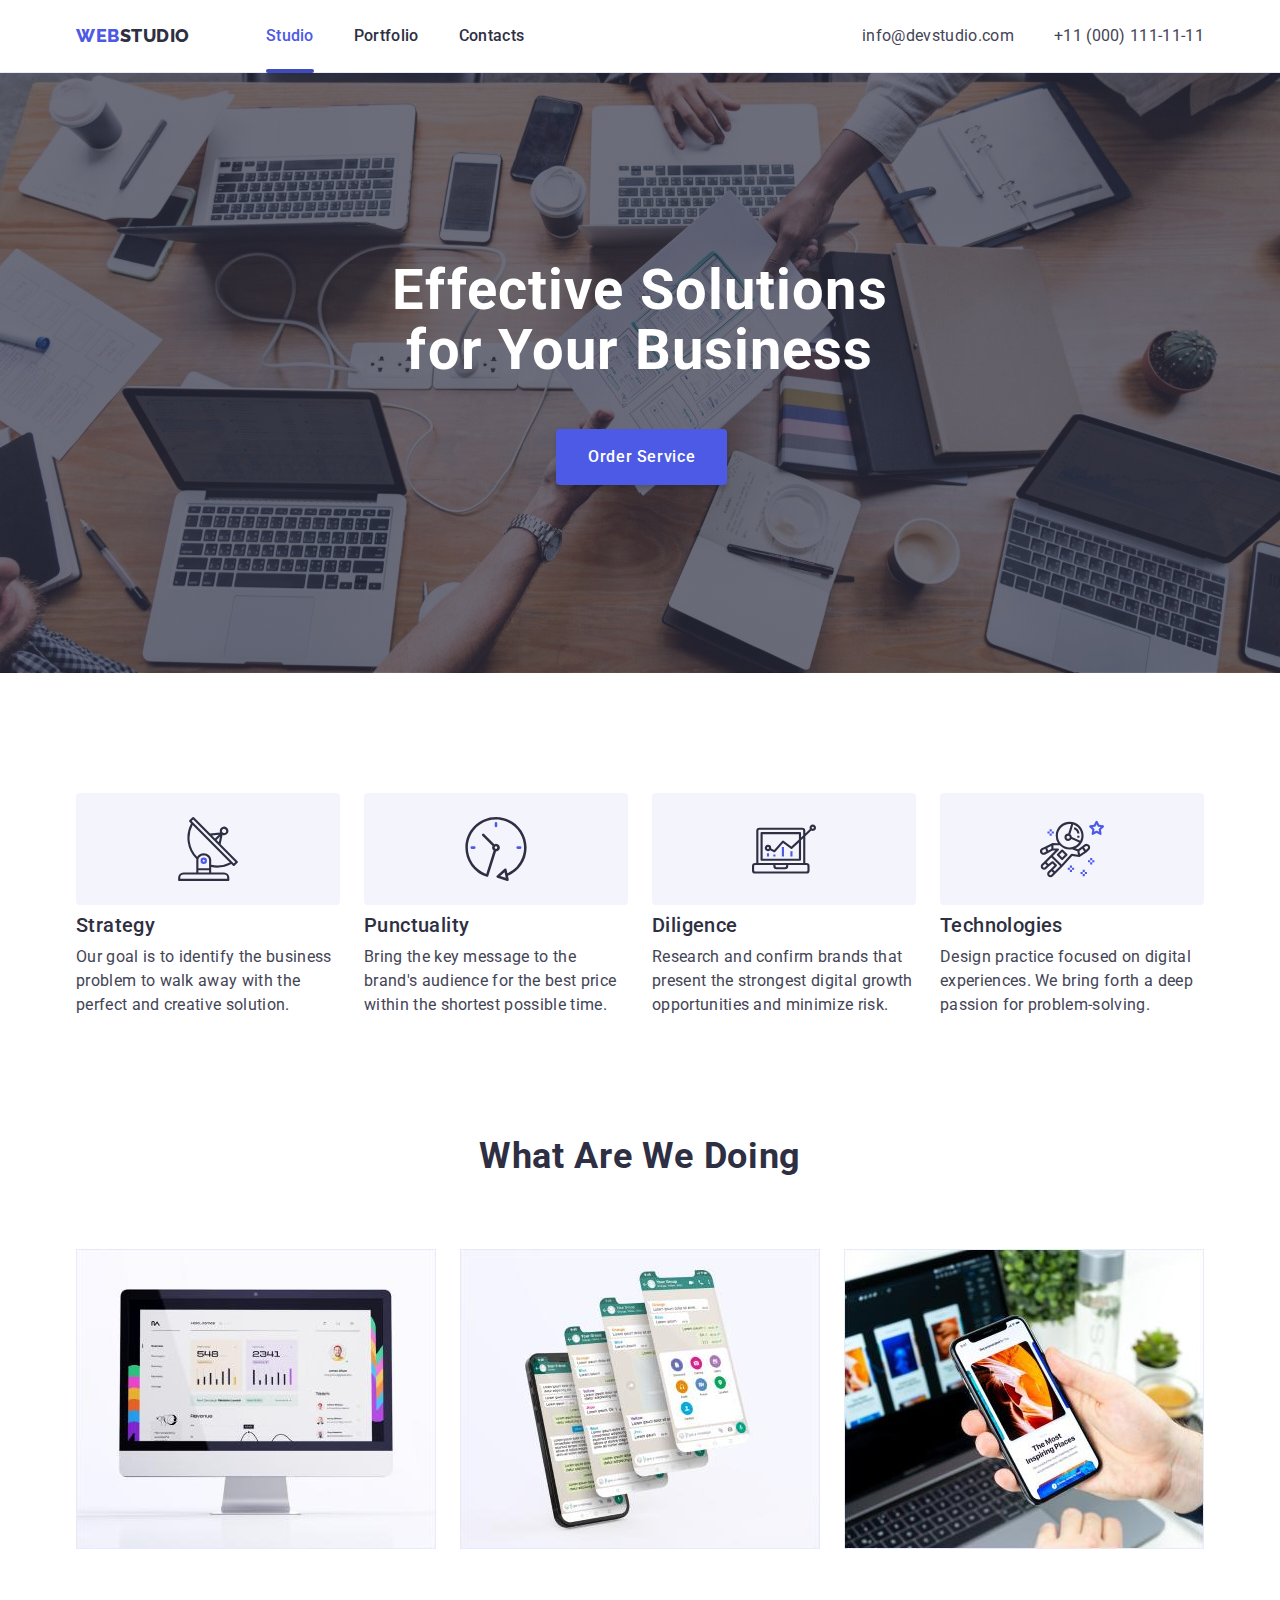
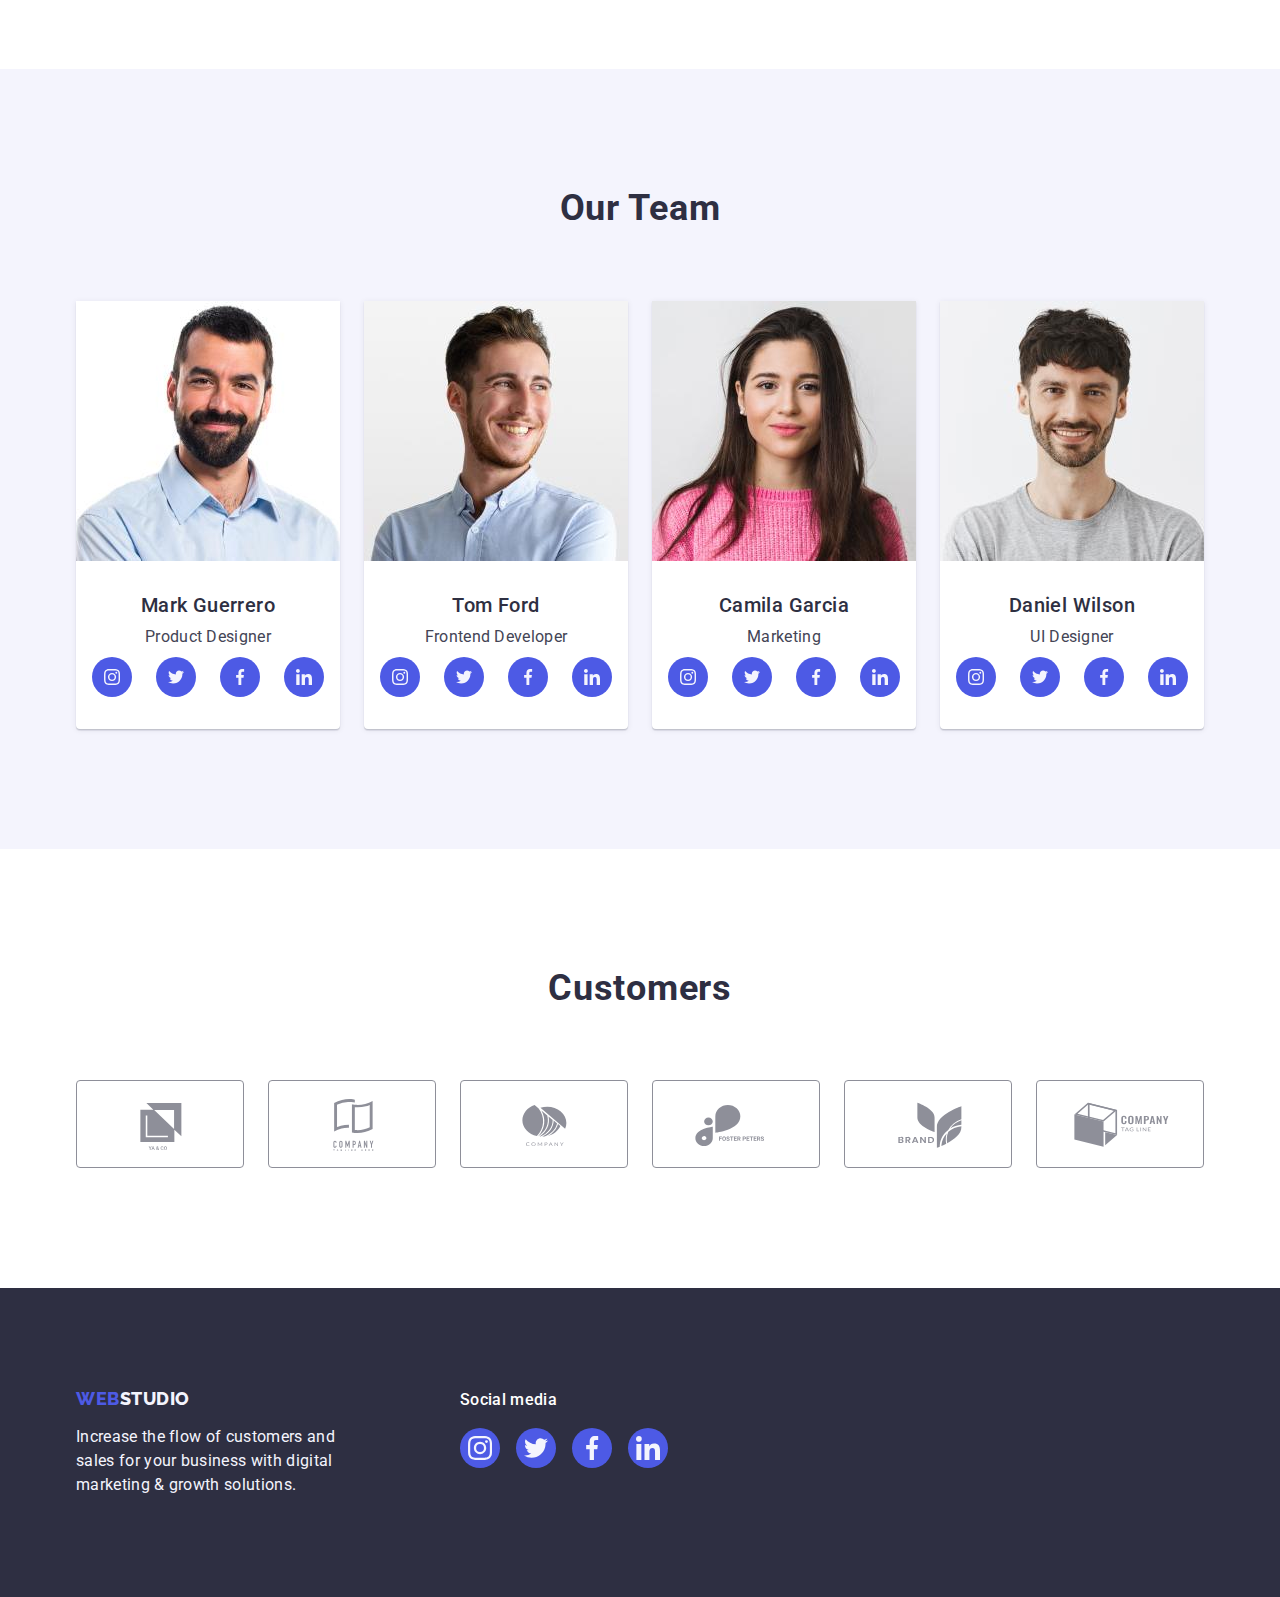
<file: index.html>
<!DOCTYPE html>
<html lang="en">
  <head>
    <meta charset="UTF-8" />
    <meta http-equiv="X-UA-Compatible" content="IE=edge" />
    <meta name="viewport" content="width=device-width, initial-scale=1.0" />
    <title>WebStudio</title>
    <link rel="preconnect" href="https://fonts.googleapis.com" />
    <link rel="preconnect" href="https://fonts.gstatic.com" crossorigin />
    <link
      href="https://fonts.googleapis.com/css2?family=Raleway:wght@800&family=Roboto:wght@400;500;700&display=swap"
      rel="stylesheet"
    />
    <link
      rel="stylesheet"
      href="https://cdn.jsdelivr.net/npm/modern-normalize@1.1.0/modern-normalize.min.css"
    />
    <link rel="stylesheet" href="./css/styles.css" />
  </head>
  <body>
    <!-- header -->
    <header class="page-header">
      <div class="container header-container">
        <nav class="page-nav">
          <a class="link logo header-logo-link" href="./index.html"
            >Web<span class="header-logo">Studio</span></a
          >

          <ul class="list menu">
            <li class="menu-item">
              <a class="link menu-link menu-link-studio" href="./index.html"
                >Studio</a
              >
            </li>
            <li class="menu-item">
              <a class="link menu-link" href="./portfolio.html">Portfolio</a>
            </li>
            <li class="menu-item">
              <a class="link menu-link" href="">Contacts</a>
            </li>
          </ul>
        </nav>
        <address class="contact">
          <ul class="contact-list list">
            <li class="contact-item">
              <a class="contact-link link" href="mailto:info@devstudio.com"
                >info@devstudio.com</a
              >
            </li>
            <li class="contact-item">
              <a class="contact-link link" href="tel:+110001111111"
                >+11 (000) 111-11-11</a
              >
            </li>
          </ul>
        </address>
      </div>
    </header>
    <!-- /header -->
    <!-- main -->
    <main class="main">
      <!-- section hero -->
      <section class="hero">
        <div class="container hero-container">
          <h1 class="page-title">Effective Solutions for Your Business</h1>
          <button class="hero-btn" type="button" data-modal-open>
            Order Service
          </button>
        </div>
      </section>
      <!-- /section hero -->
      <!-- section advantages -->
      <section class="advantages">
        <div class="container advantages-container">
          <h2 class="section-title advantages-title" hidden>Our Advantages</h2>
          <ul class="advantages-list list">
            <li class="advantages-item">
              <div class="advantages-icon-block">
                <svg class="advantages-icon-item" width="64" height="64">
                  <use href="./images/icons.svg#icon-antenna-1"></use>
                </svg>
              </div>
              <h3 class="advantages-subtitle subtitle">Strategy</h3>
              <p class="advantages-text">
                Our goal is to identify the business problem to walk away with
                the perfect and creative solution.
              </p>
            </li>
            <li class="advantages-item">
              <div class="advantages-icon-block">
                <svg class="advantages-icon-item" width="64" height="64">
                  <use href="./images/icons.svg#icon-clock"></use>
                </svg>
              </div>
              <h3 class="advantages-subtitle subtitle">Punctuality</h3>
              <p class="advantages-text">
                Bring the key message to the brand's audience for the best price
                within the shortest possible time.
              </p>
            </li>
            <li class="advantages-item">
              <div class="advantages-icon-block">
                <svg class="advantages-icons-item" width="64" height="64">
                  <use href="./images/icons.svg#icon-diagram"></use>
                </svg>
              </div>
              <h3 class="advantages-subtitle subtitle">Diligence</h3>
              <p class="advantages-text">
                Research and confirm brands that present the strongest digital
                growth opportunities and minimize risk.
              </p>
            </li>
            <li class="advantages-item">
              <div class="advantages-icon-block">
                <svg class="advantages-icon-item" width="64" height="64">
                  <use href="./images/icons.svg#icon-astronaut"></use>
                </svg>
              </div>
              <h3 class="advantages-subtitle subtitle">Technologies</h3>
              <p class="advantages-text">
                Design practice focused on digital experiences. We bring forth a
                deep passion for problem-solving.
              </p>
            </li>
          </ul>
        </div>
      </section>
      <!-- /section advantages -->
      <!-- section doing -->
      <section class="doing">
        <div class="container doing-container">
          <h2 class="section-title doing-title">What are we doing</h2>
          <ul class="doing-list list">
            <li class="doing-item">
              <img
                class="doing-img"
                src="./images/we-are-doing/descope.jpg"
                alt="descope"
                width="360"
              />
            </li>
            <li class="doing-item">
              <img
                class="doing-img"
                src="./images/we-are-doing/app.jpg"
                alt="app"
                width="360"
              />
            </li>
            <li class="doing-item">
              <img
                class="doing-img"
                src="./images/we-are-doing/mobile.jpg"
                alt="mobile"
                width="360"
              />
            </li>
          </ul>
        </div>
      </section>
      <!-- /section doing -->
      <!-- section team -->
      <section class="team">
        <div class="container team-container">
          <h2 class="section-title team-title">Our Team</h2>
          <ul class="team-list list">
            <!-- 1 -->
            <li class="team-item">
              <img
                class="team-img"
                src="./images/our-team/mark-guerrero.jpg"
                alt="Mark Guerrero"
                width="264"
                height="260"
              />
              <div class="team-item-container">
                <h3 class="team-subtitle subtitle">Mark Guerrero</h3>
                <p class="team-text">Product Designer</p>
                <ul class="team-social-list list">
                  <li class="team-social-item">
                    <a
                      href="https://www.instagram.com/"
                      class="team-social-link link"
                      target="_blank"
                      rel="noopener noreferrer"
                      aria-label="instagram icon"
                    >
                      <svg class="social-icon-item" width="16" height="16">
                        <use href="./images/icons.svg#icon-instagram"></use>
                      </svg>
                    </a>
                  </li>
                  <li class="team-social-item">
                    <a
                      href="https://www.twitter.com/"
                      class="team-social-link link"
                      target="_blank"
                      rel="noopener noreferrer"
                      aria-label="twitter icon"
                    >
                      <svg class="social-icon-item" width="16" height="16">
                        <use href="./images/icons.svg#icon-twitter"></use>
                      </svg>
                    </a>
                  </li>
                  <li class="team-social-item">
                    <a
                      href="https://www.facebook.com/"
                      class="team-social-link link"
                      target="_blank"
                      rel="noopener noreferrer"
                      aria-label="facebook icon"
                    >
                      <svg class="social-icon-item" width="16" height="16">
                        <use href="./images/icons.svg#icon-facebook"></use>
                      </svg>
                    </a>
                  </li>
                  <li class="team-social-item">
                    <a
                      href="https://www.linkedin.com/"
                      class="team-social-link link"
                      target="_blank"
                      rel="noopener noreferrer"
                      aria-label="linkedin icon"
                    >
                      <svg class="social-icon-item" width="16" height="16">
                        <use href="./images/icons.svg#icon-linkedin"></use>
                      </svg>
                    </a>
                  </li>
                </ul>
              </div>
            </li>
            <!-- 2 -->
            <li class="team-item">
              <img
                class="team-img"
                src="./images/our-team/tom-ford.jpg"
                alt="Tom Ford"
                width="264"
                height="260"
              />
              <div class="team-item-container">
                <h3 class="team-subtitle subtitle">Tom Ford</h3>
                <p class="team-text">Frontend Developer</p>
                <ul class="team-social-list list">
                  <li class="team-social-item">
                    <a
                      href="https://www.instagram.com/"
                      class="team-social-link link"
                      target="_blank"
                      rel="noopener noreferrer"
                      aria-label="instagram icon"
                    >
                      <svg class="social-icon-item" width="16" height="16">
                        <use href="./images/icons.svg#icon-instagram"></use>
                      </svg>
                    </a>
                  </li>
                  <li class="team-social-item">
                    <a
                      href="https://www.twitter.com/"
                      class="team-social-link link"
                      target="_blank"
                      rel="noopener noreferrer"
                      aria-label="twitter icon"
                    >
                      <svg class="social-icon-item" width="16" height="16">
                        <use href="./images/icons.svg#icon-twitter"></use>
                      </svg>
                    </a>
                  </li>
                  <li class="team-social-item">
                    <a
                      href="https://www.facebook.com/"
                      class="team-social-link link"
                      target="_blank"
                      rel="noopener noreferrer"
                      aria-label="facebook icon"
                    >
                      <svg class="social-icon-item" width="16" height="16">
                        <use href="./images/icons.svg#icon-facebook"></use>
                      </svg>
                    </a>
                  </li>
                  <li class="team-social-item">
                    <a
                      href="https://www.linkedin.com/"
                      class="team-social-link link"
                      target="_blank"
                      rel="noopener noreferrer"
                      aria-label="linkedin icon"
                    >
                      <svg class="social-icon-item" width="16" height="16">
                        <use href="./images/icons.svg#icon-linkedin"></use>
                      </svg>
                    </a>
                  </li>
                </ul>
              </div>
            </li>
            <!-- 3 -->
            <li class="team-item">
              <img
                class="team-img"
                src="./images/our-team/camila-garcia.jpg"
                alt="Camila Garcia"
                width="264"
                height="260"
              />
              <div class="team-item-container">
                <h3 class="team-subtitle subtitle">Camila Garcia</h3>
                <p class="team-text">Marketing</p>
                <ul class="team-social-list list">
                  <li class="team-social-item">
                    <a
                      href="https://www.instagram.com/"
                      class="team-social-link link"
                      target="_blank"
                      rel="noopener noreferrer"
                      aria-label="instagram icon"
                    >
                      <svg class="social-icon-item" width="16" height="16">
                        <use href="./images/icons.svg#icon-instagram"></use>
                      </svg>
                    </a>
                  </li>
                  <li class="team-social-item">
                    <a
                      href="https://www.twitter.com/"
                      class="team-social-link link"
                      target="_blank"
                      rel="noopener noreferrer"
                      aria-label="twitter icon"
                    >
                      <svg class="social-icon-item" width="16" height="16">
                        <use href="./images/icons.svg#icon-twitter"></use>
                      </svg>
                    </a>
                  </li>
                  <li class="team-social-item">
                    <a
                      href="https://www.facebook.com/"
                      class="team-social-link link"
                      target="_blank"
                      rel="noopener noreferrer"
                      aria-label="facebook icon"
                    >
                      <svg class="social-icon-item" width="16" height="16">
                        <use href="./images/icons.svg#icon-facebook"></use>
                      </svg>
                    </a>
                  </li>
                  <li class="team-social-item">
                    <a
                      href="https://www.linkedin.com/"
                      class="team-social-link link"
                      target="_blank"
                      rel="noopener noreferrer"
                      aria-label="linkedin icon"
                    >
                      <svg class="social-icon-item" width="16" height="16">
                        <use href="./images/icons.svg#icon-linkedin"></use>
                      </svg>
                    </a>
                  </li>
                </ul>
              </div>
            </li>
            <!-- 4 -->
            <li class="team-item">
              <img
                class="team-img"
                src="./images/our-team/daniel-wilson.jpg"
                alt="Daniel Wilson"
                width="264"
                height="260"
              />
              <div class="team-item-container">
                <h3 class="team-subtitle subtitle">Daniel Wilson</h3>
                <p class="team-text">UI Designer</p>
                <ul class="team-social-list list">
                  <li class="team-social-item">
                    <a
                      href="https://www.instagram.com/"
                      class="team-social-link link"
                      target="_blank"
                      rel="noopener noreferrer"
                      aria-label="instagram icon"
                    >
                      <svg class="social-icon-item" width="16" height="16">
                        <use href="./images/icons.svg#icon-instagram"></use>
                      </svg>
                    </a>
                  </li>
                  <li class="team-social-item">
                    <a
                      href="https://www.twitter.com/"
                      class="team-social-link link"
                      target="_blank"
                      rel="noopener noreferrer"
                      aria-label="twitter icon"
                    >
                      <svg class="social-icon-item" width="16" height="16">
                        <use href="./images/icons.svg#icon-twitter"></use>
                      </svg>
                    </a>
                  </li>
                  <li class="team-social-item">
                    <a
                      href="https://www.facebook.com/"
                      class="team-social-link link"
                      target="_blank"
                      rel="noopener noreferrer"
                      aria-label="facebook icon"
                    >
                      <svg class="social-icon-item" width="16" height="16">
                        <use href="./images/icons.svg#icon-facebook"></use>
                      </svg>
                    </a>
                  </li>
                  <li class="team-social-item">
                    <a
                      href="https://www.linkedin.com/"
                      class="team-social-link link"
                      target="_blank"
                      rel="noopener noreferrer"
                      aria-label="linkedin icon"
                    >
                      <svg class="social-icon-item" width="16" height="16">
                        <use href="./images/icons.svg#icon-linkedin"></use>
                      </svg>
                    </a>
                  </li>
                </ul>
              </div>
            </li>
          </ul>
        </div>
      </section>
      <!-- /section team -->
      <!-- section customers -->
      <section class="customers">
        <div class="container customers-container">
          <h2 class="section-title customers-title">Customers</h2>
          <ul class="customers-list list">
            <li class="customers-item">
              <a href="" class="customers-link link customers-item-link">
                <svg class="customers-icon-item" width="104" height="56">
                  <use href="./images/icons.svg#icon-Logo"></use>
                </svg>
              </a>
            </li>
            <li class="customers-item">
              <a href="" class="customers-link link customers-item-link">
                <svg class="customers-icon-item" width="104" height="56">
                  <use href="./images/icons.svg#icon-Logo-1"></use>
                </svg>
              </a>
            </li>
            <li class="customers-item">
              <a href="" class="customers-link link customers-item-link">
                <svg class="customers-icon-item" width="104" height="56">
                  <use href="./images/icons.svg#icon-Logo-2"></use>
                </svg>
              </a>
            </li>
            <li class="customers-item">
              <a href="" class="customers-link link customers-item-link">
                <svg class="customers-icon-item" width="104" height="56">
                  <use href="./images/icons.svg#icon-Logo-3"></use>
                </svg>
              </a>
            </li>
            <li class="customers-item">
              <a href="" class="customers-link link customers-item-link">
                <svg class="customers-icon-item" width="104" height="56">
                  <use href="./images/icons.svg#icon-Logo-4"></use>
                </svg>
              </a>
            </li>
            <li class="customers-item">
              <a href="" class="customers-link link customers-item-link">
                <svg class="customers-icon-item" width="104" height="56">
                  <use href="./images/icons.svg#icon-Logo-5"></use>
                </svg>
              </a>
            </li>
          </ul>
        </div>
      </section>

      <!-- /section customers  -->
    </main>
    <!-- /main -->
    <!-- footer -->
    <footer class="footer">
      <div class="container footer-container">
        <div class="footer-info-block">
          <a class="link logo footer-logo-link" href="./index.html"
            >Web<span class="footer-logo">Studio</span></a
          >
          <p class="footer-text">
            Increase the flow of customers and sales for your business with
            digital marketing & growth solutions.
          </p>
        </div>
        <div class="footer-social-block">
          <p class="footer-social-media">Social media</p>
          <ul class="footer-social-list list">
            <li class="team-social-item">
              <a
                href="https://www.instagram.com/"
                class="footer-social-link link"
                target="_blank"
                rel="noopener noreferrer"
                aria-label="instagram icon"
              >
                <svg class="social-icon-item" width="24" height="24">
                  <use href="./images/icons.svg#icon-instagram"></use>
                </svg>
              </a>
            </li>
            <li class="team-social-item">
              <a
                href="https://www.twitter.com/"
                class="footer-social-link link"
                target="_blank"
                rel="noopener noreferrer"
                aria-label="twitter icon"
              >
                <svg class="social-icon-item" width="24" height="24">
                  <use href="./images/icons.svg#icon-twitter"></use>
                </svg>
              </a>
            </li>
            <li class="team-social-item">
              <a
                href="https://www.facebook.com/"
                class="footer-social-link link"
                target="_blank"
                rel="noopener noreferrer"
                aria-label="facebook icon"
              >
                <svg class="social-icon-item" width="24" height="24">
                  <use href="./images/icons.svg#icon-facebook"></use>
                </svg>
              </a>
            </li>
            <li class="team-social-item">
              <a
                href="https://www.linkedin.com/"
                class="footer-social-link link"
                target="_blank"
                rel="noopener noreferrer"
                aria-label="linkedin icon"
              >
                <svg class="social-icon-item" width="24" height="24">
                  <use href="./images/icons.svg#icon-linkedin"></use>
                </svg>
              </a>
            </li>
          </ul>
        </div>
      </div>
    </footer>
    <!-- /footer -->
    <!-- modal -->
    <div class="backdrop is-hidden" data-modal>
      <div class="modal">
        <button class="modal-close-btn btn" type="button" data-modal-close>
          <svg class="modal-close-icon" width="8" height="8">
            <use href="./images/icons.svg#icon-modal-close"></use>
          </svg>
        </button>
      </div>
    </div>
    <!-- /modal -->

    <script src="./js/modal.js"></script>
  </body>
</html>
</file>
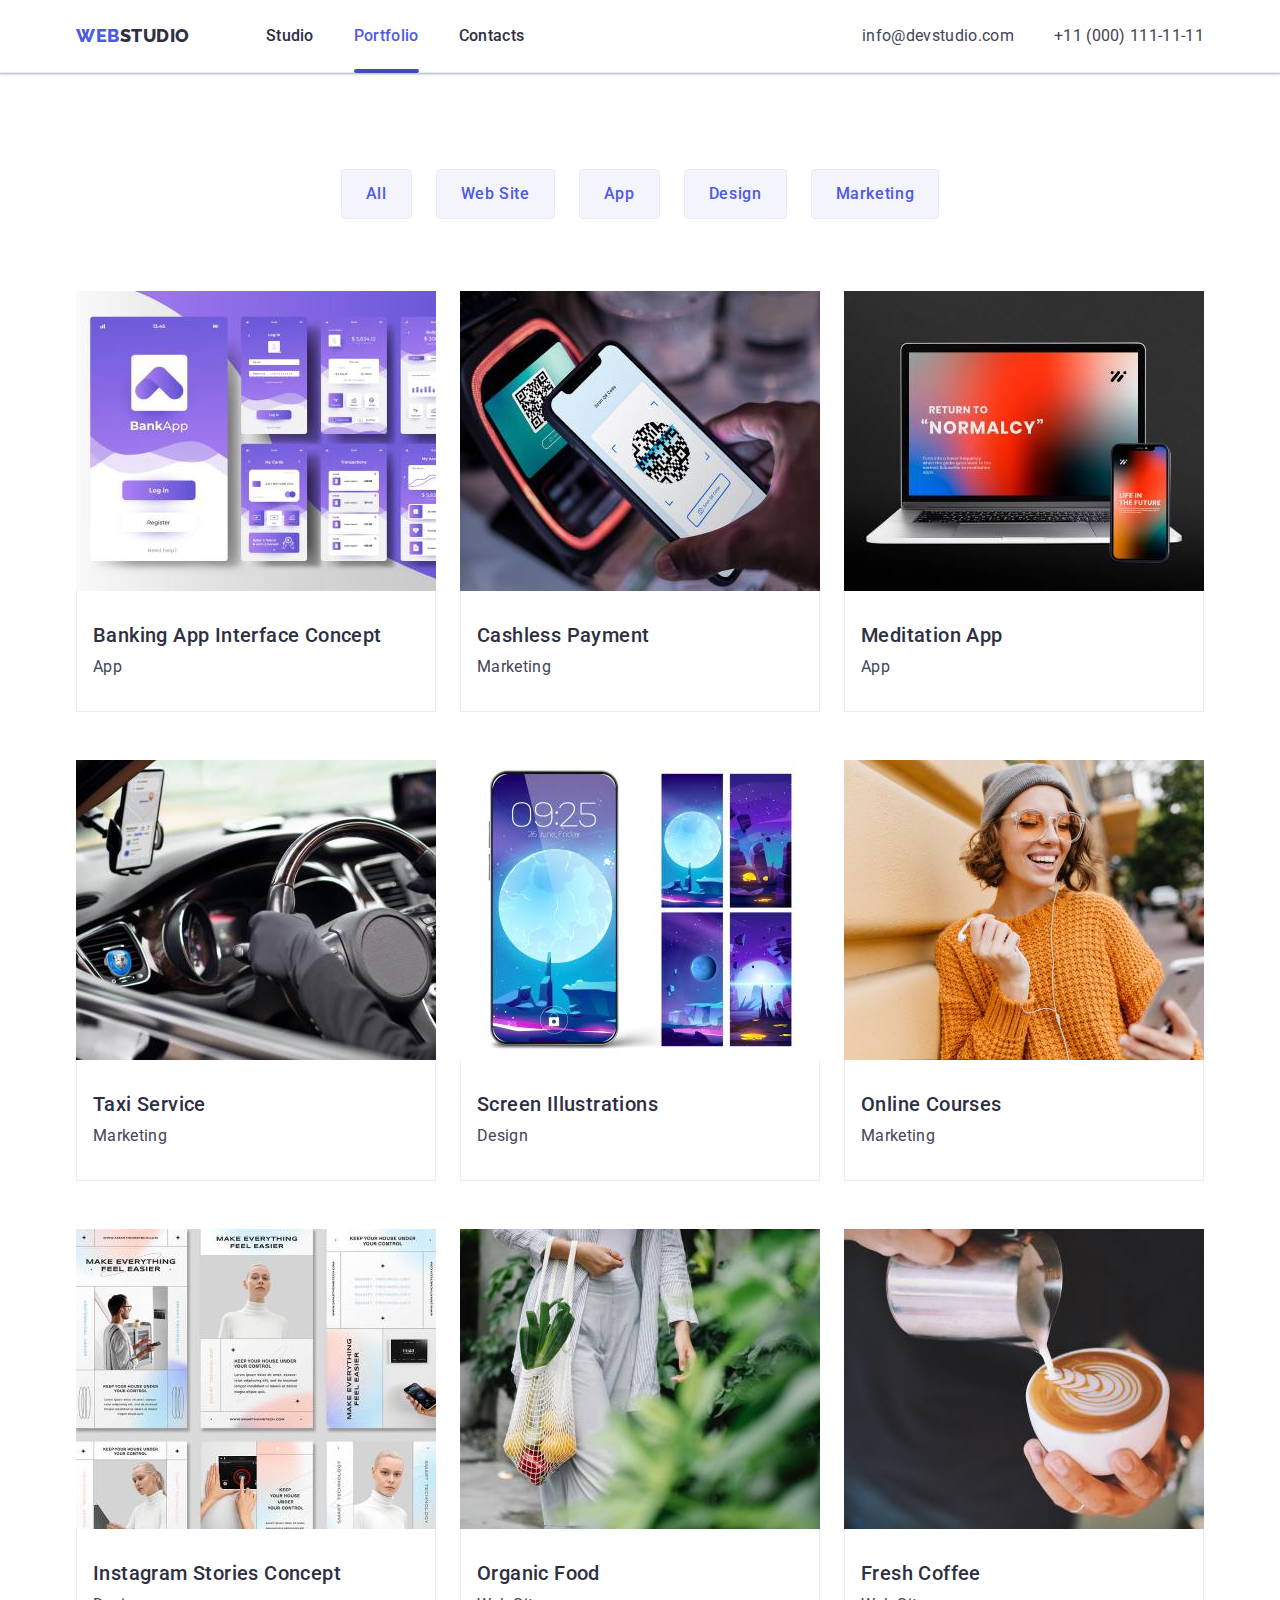
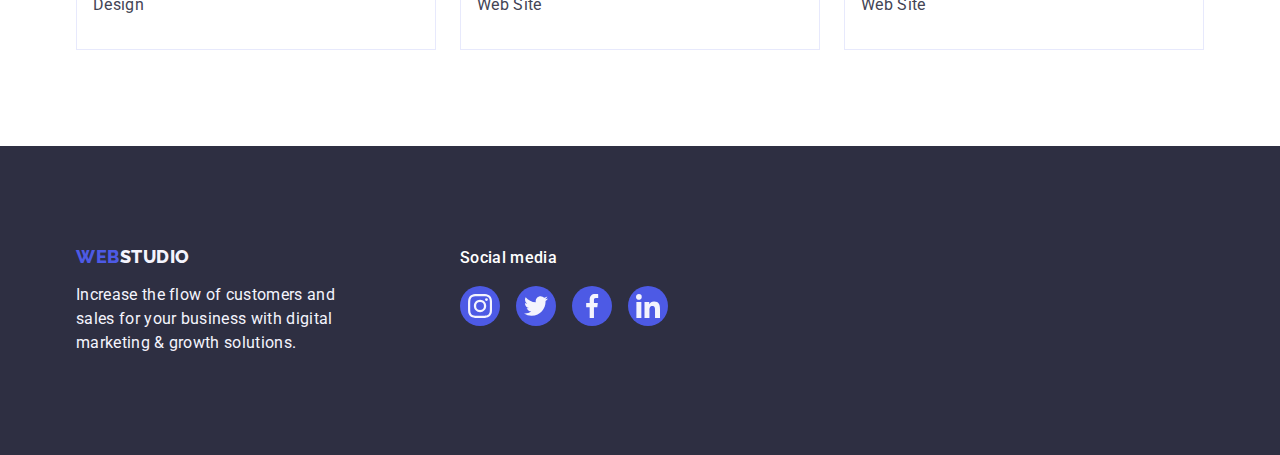
<file: portfolio.html>
<!DOCTYPE html>
<html lang="en">
  <head>
    <meta charset="UTF-8" />
    <meta http-equiv="X-UA-Compatible" content="IE=edge" />
    <meta name="viewport" content="width=device-width, initial-scale=1.0" />
    <title>Portfolio</title>
    <link rel="preconnect" href="https://fonts.googleapis.com" />
    <link rel="preconnect" href="https://fonts.gstatic.com" crossorigin />
    <link
      href="https://fonts.googleapis.com/css2?family=Raleway:wght@800&family=Roboto:wght@400;500;700&display=swap"
      rel="stylesheet"
    />
    <link
      rel="stylesheet"
      href="https://cdn.jsdelivr.net/npm/modern-normalize@1.1.0/modern-normalize.min.css"
    />
    <link rel="stylesheet" href="./css/styles.css" />
  </head>
  <body>
    <!-- header -->
    <header class="page-header">
      <div class="container header-container">
        <nav class="page-nav">
          <a class="link logo header-logo-link" href="./index.html"
            >Web<span class="header-logo">Studio</span></a
          >

          <ul class="list menu">
            <li class="menu-item">
              <a class="link menu-link" href="./index.html">Studio</a>
            </li>
            <li class="menu-item">
              <a
                class="link menu-link menu-link-portfolio"
                href="./portfolio.html"
                >Portfolio</a
              >
            </li>
            <li class="menu-item">
              <a class="link menu-link" href="">Contacts</a>
            </li>
          </ul>
        </nav>
        <address class="contact">
          <ul class="contact-list list">
            <li class="contact-item">
              <a class="contact-link link" href="mailto:info@devstudio.com"
                >info@devstudio.com</a
              >
            </li>
            <li class="contact-item">
              <a class="contact-link link" href="tel:+110001111111"
                >+11 (000) 111-11-11</a
              >
            </li>
          </ul>
        </address>
      </div>
    </header>
    <!-- /header -->
    <!-- portfolio main -->
    <main>
      <!-- section portfolio -->
      <section class="portfolio">
        <div class="container portfolio-container">
          <h1 class="portfolio-title section-title" hidden>Portfolio</h1>
          <ul class="portfolio-menu list">
            <li>
              <button class="portfolio-btn" type="button">All</button>
            </li>
            <li>
              <button class="portfolio-btn" type="button">Web Site</button>
            </li>
            <li>
              <button class="portfolio-btn" type="button">App</button>
            </li>
            <li>
              <button class="portfolio-btn" type="button">Design</button>
            </li>
            <li>
              <button class="portfolio-btn" type="button">Marketing</button>
            </li>
          </ul>
          <!-- list -->
          <ul class="portfolio-list list">
            <li class="portfolio-item">
              <a class="link portfolio-link" href="">
                <div class="portfolio-overlay-block">
                  <img
                    class="portfolio-img"
                    src="./images/portfolio/img-1.jpg"
                    alt="Banking App"
                    width="360"
                    height="300"
                  />
                  <p class="portfolio-overlay">
                    14 Stylish and User-Friendly App Design Concepts · Task
                    Manager App · Calorie Tracker App · Exotic Fruit Ecommerce
                    App · Cloud Storage App
                  </p>
                </div>
                <div class="portfolio-item-container">
                  <h2 class="portfolio-subtitle subtitle">
                    Banking App Interface Concept
                  </h2>
                  <p class="portfolio-text">App</p>
                </div>
              </a>
            </li>
            <!-- 2 -->
            <li class="portfolio-item">
              <a class="link portfolio-link" href=""
                ><div class="portfolio-overlay-block">
                  <img
                    class="portfolio-img"
                    src="./images/portfolio/img-2.jpg"
                    alt="Cashless Payment"
                    width="360"
                    height="300"
                  />
                  <p class="portfolio-overlay">
                    14 Stylish and User-Friendly App Design Concepts · Task
                    Manager App · Calorie Tracker App · Exotic Fruit Ecommerce
                    App · Cloud Storage App
                  </p>
                </div>
                <div class="portfolio-item-container">
                  <h2 class="portfolio-subtitle subtitle">Cashless Payment</h2>
                  <p class="portfolio-text">Marketing</p>
                </div>
              </a>
            </li>
            <!-- 3 -->
            <li class="portfolio-item">
              <a class="link portfolio-link" href="">
                <div class="portfolio-overlay-block">
                  <img
                    class="portfolio-img"
                    src="./images/portfolio/img-3.jpg"
                    alt="Meditation App"
                    width="360"
                    height="300"
                  />
                  <p class="portfolio-overlay">
                    14 Stylish and User-Friendly App Design Concepts · Task
                    Manager App · Calorie Tracker App · Exotic Fruit Ecommerce
                    App · Cloud Storage App
                  </p>
                </div>
                <div class="portfolio-item-container">
                  <h2 class="portfolio-subtitle subtitle">Meditation App</h2>
                  <p class="portfolio-text">App</p>
                </div>
              </a>
            </li>
            <!-- 4 -->
            <li class="portfolio-item">
              <a class="link portfolio-link" href="">
                <div class="portfolio-overlay-block">
                  <img
                    class="portfolio-img"
                    src="./images/portfolio/img-4.jpg"
                    alt="Taxi Service"
                    width="360"
                    height="300"
                  />
                  <p class="portfolio-overlay">
                    14 Stylish and User-Friendly App Design Concepts · Task
                    Manager App · Calorie Tracker App · Exotic Fruit Ecommerce
                    App · Cloud Storage App
                  </p>
                </div>
                <div class="portfolio-item-container">
                  <h2 class="portfolio-subtitle subtitle">Taxi Service</h2>
                  <p class="portfolio-text">Marketing</p>
                </div>
              </a>
            </li>
            <!-- 5 -->
            <li class="portfolio-item">
              <a class="link portfolio-link" href="">
                <div class="portfolio-overlay-block">
                  <img
                    class="portfolio-img"
                    src="./images/portfolio/img-5.jpg"
                    alt="Screen Illustrations"
                    width="360"
                    height="300"
                  />
                  <p class="portfolio-overlay">
                    14 Stylish and User-Friendly App Design Concepts · Task
                    Manager App · Calorie Tracker App · Exotic Fruit Ecommerce
                    App · Cloud Storage App
                  </p>
                </div>
                <div class="portfolio-item-container">
                  <h2 class="portfolio-subtitle subtitle">
                    Screen Illustrations
                  </h2>
                  <p class="portfolio-text">Design</p>
                </div>
              </a>
            </li>
            <!-- 6 -->
            <li class="portfolio-item">
              <a class="link portfolio-link" href="">
                <div class="portfolio-overlay-block">
                  <img
                    class="portfolio-img"
                    src="./images/portfolio/img-6.jpg"
                    alt="Online Courses"
                    width="360"
                    height="300"
                  />
                  <p class="portfolio-overlay">
                    14 Stylish and User-Friendly App Design Concepts · Task
                    Manager App · Calorie Tracker App · Exotic Fruit Ecommerce
                    App · Cloud Storage App
                  </p>
                </div>
                <div class="portfolio-item-container">
                  <h2 class="portfolio-subtitle subtitle">Online Courses</h2>
                  <p class="portfolio-text">Marketing</p>
                </div>
              </a>
            </li>
            <!-- 7 -->
            <li class="portfolio-item">
              <a class="link portfolio-link" href="">
                <div class="portfolio-overlay-block">
                  <img
                    class="portfolio-img"
                    src="./images/portfolio/img-7.jpg"
                    alt="Instagram Stories"
                    width="360"
                    height="300"
                  />
                  <p class="portfolio-overlay">
                    14 Stylish and User-Friendly App Design Concepts · Task
                    Manager App · Calorie Tracker App · Exotic Fruit Ecommerce
                    App · Cloud Storage App
                  </p>
                </div>
                <div class="portfolio-item-container">
                  <h2 class="portfolio-subtitle subtitle">
                    Instagram Stories Concept
                  </h2>
                  <p class="portfolio-text">Design</p>
                </div>
              </a>
            </li>
            <!-- 8 -->
            <li class="portfolio-item">
              <a class="link portfolio-link" href="">
                <div class="portfolio-overlay-block">
                  <img
                    class="portfolio-img"
                    src="./images/portfolio/img-8.jpg"
                    alt="Organic Food"
                    width="360"
                    height="300"
                  />
                  <p class="portfolio-overlay">
                    14 Stylish and User-Friendly App Design Concepts · Task
                    Manager App · Calorie Tracker App · Exotic Fruit Ecommerce
                    App · Cloud Storage App
                  </p>
                </div>
                <div class="portfolio-item-container">
                  <h2 class="portfolio-subtitle subtitle">Organic Food</h2>
                  <p class="portfolio-text">Web Site</p>
                </div>
              </a>
            </li>
            <!-- 9 -->
            <li class="portfolio-item">
              <a class="link portfolio-link" href="">
                <div class="portfolio-overlay-block">
                  <img
                    class="portfolio-img"
                    src="./images/portfolio/img-9.jpg"
                    alt="Fresh Coffee"
                    width="360"
                    height="300"
                  />
                  <p class="portfolio-overlay">
                    14 Stylish and User-Friendly App Design Concepts · Task
                    Manager App · Calorie Tracker App · Exotic Fruit Ecommerce
                    App · Cloud Storage App
                  </p>
                </div>
                <div class="portfolio-item-container">
                  <h2 class="portfolio-subtitle subtitle">Fresh Coffee</h2>
                  <p class="portfolio-text">Web Site</p>
                </div>
              </a>
            </li>
          </ul>
        </div>
      </section>
      <!-- /section portfolio -->
      <!-- /portfolio main -->
    </main>
    <!-- footer -->
    <footer class="footer">
      <div class="container footer-container">
        <div class="footer-info-block">
          <a class="link logo footer-logo-link" href="./index.html"
            >Web<span class="footer-logo">Studio</span></a
          >
          <p class="footer-text">
            Increase the flow of customers and sales for your business with
            digital marketing & growth solutions.
          </p>
        </div>
        <div class="footer-social-block">
          <p class="footer-social-media">Social media</p>
          <ul class="footer-social-list list">
            <li class="team-social-item">
              <a
                href="https://www.instagram.com/"
                class="footer-social-link link"
                target="_blank"
                rel="noopener noreferrer"
                aria-label="instagram icon"
              >
                <svg class="social-icon-item" width="24" height="24">
                  <use href="./images/icons.svg#icon-instagram"></use>
                </svg>
              </a>
            </li>
            <li class="team-social-item">
              <a
                href="https://www.twitter.com/"
                class="footer-social-link link"
                target="_blank"
                rel="noopener noreferrer"
                aria-label="twitter icon"
              >
                <svg class="social-icon-item" width="24" height="24">
                  <use href="./images/icons.svg#icon-twitter"></use>
                </svg>
              </a>
            </li>
            <li class="team-social-item">
              <a
                href="https://www.facebook.com/"
                class="footer-social-link link"
                target="_blank"
                rel="noopener noreferrer"
                aria-label="facebook icon"
              >
                <svg class="social-icon-item" width="24" height="24">
                  <use href="./images/icons.svg#icon-facebook"></use>
                </svg>
              </a>
            </li>
            <li class="team-social-item">
              <a
                href="https://www.linkedin.com/"
                class="footer-social-link link"
                target="_blank"
                rel="noopener noreferrer"
                aria-label="linkedin icon"
              >
                <svg class="social-icon-item" width="24" height="24">
                  <use href="./images/icons.svg#icon-linkedin"></use>
                </svg>
              </a>
            </li>
          </ul>
        </div>
      </div>
    </footer>
    <!-- /footer -->
  </body>
</html>
</file>
<file: css/styles.css>
/* основні */
/* root */
:root {
  --maine-color: #2e2f42;
  /* maine is second color */
  --second-color: #434455;
  /* second is main color */
  --accent-color: #4d5ae5;
  --subaccent-color: #404bbf;
  --white-color: #ffffff;
  --subwhite-color: #f4f4fd;
  --animation: 250ms cubic-bezier(0.4, 0, 0.2, 1);
}
/* /root */
/* COMPOMENTS */

h1,
h2,
h3,
h4,
h5,
h6,
p {
  margin: 0;
}

.container {
  width: 1158px;
  padding: 0 15px;
  margin: 0 auto;
  /* outline: 2px solid red; */
}

.list {
  list-style: none;
  margin: 0;
  padding: 0;
}
.link {
  text-decoration: none;
  font-style: normal;
}

body {
  font-family: "Roboto", sans-serif;
  color: var(--second-color);
  background-color: var(--white-color);
}

.logo {
  text-transform: uppercase;
  font-family: "Raleway", sans-serif;
  color: var(--accent-color);
  font-weight: 800;
  font-size: 18px;
  line-height: 1.17;
  letter-spacing: 0.03em;
}
/* /COMPOMENTS */
/* ===== /основні ===== */
/* ===== header ===== */
.page-header {
  border-bottom: 1px solid #e7e9fc;
  box-shadow: 0px 2px 1px rgba(46, 47, 66, 0.08),
    0px 1px 1px rgba(46, 47, 66, 0.16), 0px 1px 6px rgba(46, 47, 66, 0.08);
}

.header-container {
  display: flex;
  justify-content: space-between;
  align-items: center;
}
.page-nav {
  width: 456px;
  display: flex;
  align-items: center;
  /* justify-content: space-between; */
}

.header-logo-link {
  margin-right: 76px;
}

.header-logo {
  color: var(--maine-color);
}

.menu {
  display: flex;
  gap: 40px;
}

.menu-link {
  font-weight: 500;
  font-size: 16px;
  line-height: 1.5;
  color: var(--maine-color);
  letter-spacing: 0.02em;
  padding: 24px 0;
  display: block;
  /* 21/4 */
  transition: color var(--animation);
  position: relative;
}

.menu-link:hover,
.menu-link:focus {
  color: var(--subaccent-color);
}

.menu-link-studio,
.menu-link-portfolio {
  color: var(--accent-color);
}

.menu-link-studio::after,
.menu-link-portfolio::after {
  content: "";
  display: block;
  width: 48px;
  height: 4px;
  background-color: var(--subaccent-color);
  border-radius: 2px;
  width: 100%;
  position: absolute;
  bottom: -1px;
  left: 0;

  /*  */
  transition: background-color var(--subaccent-color);
}

.menu-link:hover::after,
.menu-link:focus::after {
  content: "";
  display: block;
  width: 48px;
  height: 4px;
  background-color: var(--subaccent-color);
  border-radius: 2px;
  width: 100%;
  position: absolute;
  bottom: -1px;
  left: 0;
  opacity: 1;
}

.contact {
  font-style: normal;
}
.contact-list {
  display: flex;
  gap: 40px;
}
/* .contact-item {
} */

.contact-link {
  color: var(--second-color);
  font-weight: 400;
  font-size: 16px;
  line-height: 1.5;
  letter-spacing: 0.02em;
  padding: 24px 0;
  display: block;
  /* 21/04 */
  transition: color var(--animation);
}
.contact-link:hover,
.contact-link:focus {
  color: var(--subaccent-color);
}

/* ===== /header ===== */

/* ===== hero ===== */

.hero {
  background-color: var(--maine-color);
  /*  */
  background-image: linear-gradient(
      rgba(46, 47, 66, 0.7),
      rgba(46, 47, 66, 0.7)
    ),
    url(../images/hero/people-office.jpg);
  max-width: 1440px;
  background-repeat: no-repeat;
  background-position: center;
  background-size: cover;
  margin-left: auto;
  margin-right: auto;
  /*  */
  padding-top: 188px;
  padding-bottom: 188px;
}
.page-title {
  font-weight: 700;
  font-size: 56px;
  line-height: 1.07;
  text-align: center;
  letter-spacing: 0.02em;
  color: var(--white-color);
  /*  */
  /* max-width: 496px; */
  max-width: 526px;
  margin-bottom: 48px;
  margin-left: auto;
  margin-right: auto;
}
.hero-btn {
  font-family: "Roboto", sans-serif;
  background-color: var(--accent-color);
  color: var(--white-color);
  font-weight: 500;
  font-size: 16px;
  line-height: 1.5;
  align-items: center;
  letter-spacing: 0.04em;
  cursor: pointer;
  box-shadow: 0px 4px 4px rgba(0, 0, 0, 0.15);
  border: none;
  border-radius: 4px;
  /*  */
  padding: 16px 32px;
  margin-left: 480px;
  display: block;
  min-width: 169px;
  /* 21/4 */
  transition: background-color var(--animation);
}
.hero-btn:hover,
.hero-btn:focus {
  background-color: var(--subaccent-color);
}

/* ===== /hero ====== */

/* ===== advantages ===== */

.advantages {
  padding: 120px 0;
}
/* .section-title {
}
.advantages-title {
} */
.advantages-icon-block {
  background-color: var(--subwhite-color);
  height: 112px;
  display: flex;
  justify-content: center;
  align-items: center;
  margin-bottom: 8px;
  border-radius: 4px;
}

.advantages-list {
  display: flex;
  gap: 24px;
}

.advantages-item {
  width: calc((100% - 72px) / 4);
}
.advantages-subtitle {
  font-weight: 500;
  font-size: 20px;
  line-height: 1.2;
  letter-spacing: 0.02em;
  color: var(--maine-color);
  margin-bottom: 8px;
}
/* .subtitle {
} */
.advantages-text {
  font-size: 16px;
  line-height: 1.5;
  letter-spacing: 0.02em;
  /* color: var(--second-color); */
}

/* ===== /advantages ===== */
/* ===== doing ===== */
/*  */

.doing {
  padding-bottom: 120px;
}
/* .section-title {
} */
.doing-title {
  font-weight: 700;
  font-size: 36px;
  line-height: 1.11;
  text-align: center;
  letter-spacing: 0.02em;
  text-transform: capitalize;
  color: var(--maine-color);
  margin-bottom: 72px;
}
.doing-list {
  display: flex;
  gap: 24px;
}

.doing-item {
  width: calc((100% - 48px) / 3);
}
.doing-img {
  display: block;
}

/* ===== /doing ===== */
/* ===== team ===== */

.team {
  background-color: var(--subwhite-color);
  padding-top: 120px;
  padding-bottom: 120px;
}
/* .section-title {
} */
.team-title {
  font-weight: 700;
  font-size: 36px;
  line-height: 1.11;
  text-align: center;
  letter-spacing: 0.02em;
  text-transform: capitalize;
  color: var(--maine-color);
  /*  */
  margin-bottom: 72px;
}
.team-list {
  display: flex;
  gap: 24px;
}

.team-item {
  background-color: var(--white-color);
  box-shadow: 0px 1px 6px rgba(46, 47, 66, 0.08),
    0px 1px 1px rgba(46, 47, 66, 0.16), 0px 2px 1px rgba(46, 47, 66, 0.08);
}
.team-img {
  /* margin-bottom: 32px; */
  display: block;
}
.team-item-container {
  padding: 32px 0;
  border-radius: 0px 0px 4px 4px;
}

.team-subtitle {
  font-weight: 500;
  font-size: 20px;
  line-height: 1.2;
  letter-spacing: 0.02em;
  color: var(--maine-color);
  /*  */
  margin-bottom: 8px;
  text-align: center;
}
/* .subtitle {
} */
.team-text {
  font-size: 16px;
  line-height: 1.5;
  letter-spacing: 0.02em;
  /*  */
  /* padding-bottom: 32px; */
  text-align: center;
  margin-bottom: 8px;
}
/*  */

.team-social-link,
.footer-social-link {
  display: flex;
  justify-content: center;
  align-items: center;
  width: 40px;
  height: 40px;
  background-color: var(--accent-color);
  border-radius: 50%;
  /* 21/4 */
  transition: background-color var(--animation);
}

.team-item {
  border-radius: 0px 0px 4px 4px;
}

.team-social-link:hover,
.team-social-link:focus {
  background-color: var(--subaccent-color);
}

.team-social-list {
  display: flex;
  justify-content: center;
  gap: 24px;
}

.social-icon-item {
  fill: #f4f4fd;
}
/* ===== /team ===== */
/* customers */
.customers {
  padding-top: 120px;
  padding-bottom: 120px;
}

.customers-list {
  display: flex;
  gap: 24px;
}

.customers-item-link {
  border: 1px solid #8e8f99;
  border-radius: 4px;
  width: 168px;
  height: 88px;
  display: flex;
  justify-content: center;
  align-items: center;
  color: #8e8f99;
  /* 21/4 */
  transition: color var(--animation), border-color var(--animation);
}
.customers-item-link:hover,
.customers-item-link:focus {
  border-color: var(--subaccent-color);
  color: #404bbf;
}

.customers-title {
  font-weight: 700;
  font-size: 36px;
  line-height: 1.1;
  text-align: center;
  letter-spacing: 0.02em;
  text-transform: capitalize;
  color: var(--maine-color);
  margin-bottom: 72px;
}

.customers-icon-item {
  fill: currentColor;
}

/* ===== footer ===== */
/*  */

.footer-logo-link {
  display: inline-block;
  margin-bottom: 16px;
}

.footer {
  background-color: var(--maine-color);
  padding-top: 100px;
  padding-bottom: 100px;
}
/* .link {
}
.logo {
} */
.footer-logo {
  color: var(--subwhite-color);
}
.footer-text {
  font-size: 16px;
  line-height: 1.5;
  letter-spacing: 0.02em;
  color: var(--subwhite-color);
  width: 264px;
}

/*  */
.footer-social-media {
  font-weight: 500;
  font-size: 16px;
  line-height: calc(24 / 16);
  letter-spacing: 0.02em;
  color: var(--white-color);
  margin-bottom: 16px;
}

.footer-social-block {
  width: 208px;
}

.footer-container {
  display: flex;
  align-items: baseline;
  gap: 120px;
}

.footer-social-list {
  display: flex;
  gap: 16px;
}

.footer-social-link:hover,
.footer-social-link:focus {
  background-color: #31d0aa;
}

/* ===== portfolio ===== */

.portfolio {
  padding: 96px 0;
}

.portfolio-menu {
  display: flex;
  gap: 24px;
  justify-content: center;
  margin-bottom: 72px;
}

.portfolio-btn {
  font-weight: 500;
  font-size: 16px;
  line-height: 1.5;
  align-items: center;
  text-align: center;
  letter-spacing: 0.04em;
  background: var(--subwhite-color);
  color: var(--accent-color);
  border: 1px solid #e7e9fc;
  border-radius: 4px;
  font-family: "Roboto", sans-serif;
  cursor: pointer;
  padding: 12px 24px;
  /* 21/4 */
  transition: color var(--animation), background-color var(--animation),
    border var(--animation), box-shadow var(--animation);
}

.portfolio-btn:hover,
.portfolio-btn:focus {
  color: var(--white-color);
  background-color: var(--subaccent-color);
  border: 1px solid transparent;
  /*  */
  box-shadow: 0px 3px 1px rgba(0, 0, 0, 0.1), 0px 2px 1px rgba(0, 0, 0, 0.08),
    0px 2px 2px rgba(0, 0, 0, 0.12);
}

.portfolio-list {
  display: flex;
  flex-wrap: wrap;
  gap: 24px;
  row-gap: 48px;
}

.portfolio-link {
  display: block;
  transition: box-shadow var(--animation);
}

.portfolio-link:hover,
.portfolio-link:focus {
  box-shadow: 0px 1px 6px rgba(46, 47, 66, 0.08),
    0px 1px 1px rgba(46, 47, 66, 0.16), 0px 2px 1px rgba(46, 47, 66, 0.08);
}

.portfolio-img {
  display: block;
}

.portfolio-item-container {
  padding-bottom: 32px;
  border: 1px solid #e7e9fc;
  border-top: none;
  padding: 32px 16px;
}

.portfolio-subtitle {
  font-weight: 500;
  font-size: 20px;
  line-height: 1.2;
  letter-spacing: 0.02em;
  color: var(--maine-color);
  margin-bottom: 8px;
}
/* .subtitle {
} */
.portfolio-text {
  font-size: 16px;
  line-height: 1.5;
  letter-spacing: 0.02em;
  color: var(--second-color);
}

/* 21/4 */
.portfolio-item {
  width: 360px;
}

.portfolio-overlay-block {
  position: relative;
  overflow: hidden;
}

.portfolio-overlay {
  background-color: var(--accent-color);
  color: var(--subwhite-color);
  font-size: 16px;
  line-height: calc(24 / 16);
  letter-spacing: 0.02em;

  padding-top: 40px;
  padding-left: 32px;
  padding-right: 32px;

  position: absolute;
  top: 0;
  left: 0;
  width: 100%;
  height: 100%;

  transform: translate(0, 100%);
  overflow-y: auto;
  transition: transform var(--animation);
}

.portfolio-item:hover .portfolio-overlay {
  transform: translate(0, 0);
}

/* modal */
.backdrop {
  position: fixed;
  z-index: 100;
  background-color: rgba(46, 47, 66, 0.4);
  width: 100%;
  height: 100%;
  top: 0;
  left: 0;

  transition: opacity var(--animation), visibility var(--animation);
}

.backdrop.is-hidden {
  opacity: 0;
  visibility: hidden;
  pointer-events: none;
}

.modal {
  width: 408px;
  height: 576px;
  background-color: #fcfcfc;

  position: absolute;
  top: 50%;
  left: 50%;

  transform: translate(-50%, -50%);

  box-shadow: 0px 1px 1px rgba(0, 0, 0, 0.14), 0px 1px 3px rgba(0, 0, 0, 0.12),
    0px 2px 1px rgba(0, 0, 0, 0.2);
  border-radius: 4px;
}
.modal-close-btn {
  width: 24px;
  height: 24px;
  padding: 0;
  cursor: pointer;

  background: #e7e9fc;
  border: 1px solid rgba(0, 0, 0, 0.1);
  border-radius: 50%;

  display: flex;
  justify-content: center;
  align-items: center;

  position: absolute;
  top: 24px;
  right: 24px;

  transition: background-color var(--animation);
}

.modal-close-btn:hover,
.modal-close-btn:focus {
  background-color: var(--subaccent-color);
}

.modal-close-btn:hover .modal-close-icon {
  fill: var(--white-color);
}

.modal-close-icon {
  transition: fill var(--animation);
}

/* /modal */
</file>
